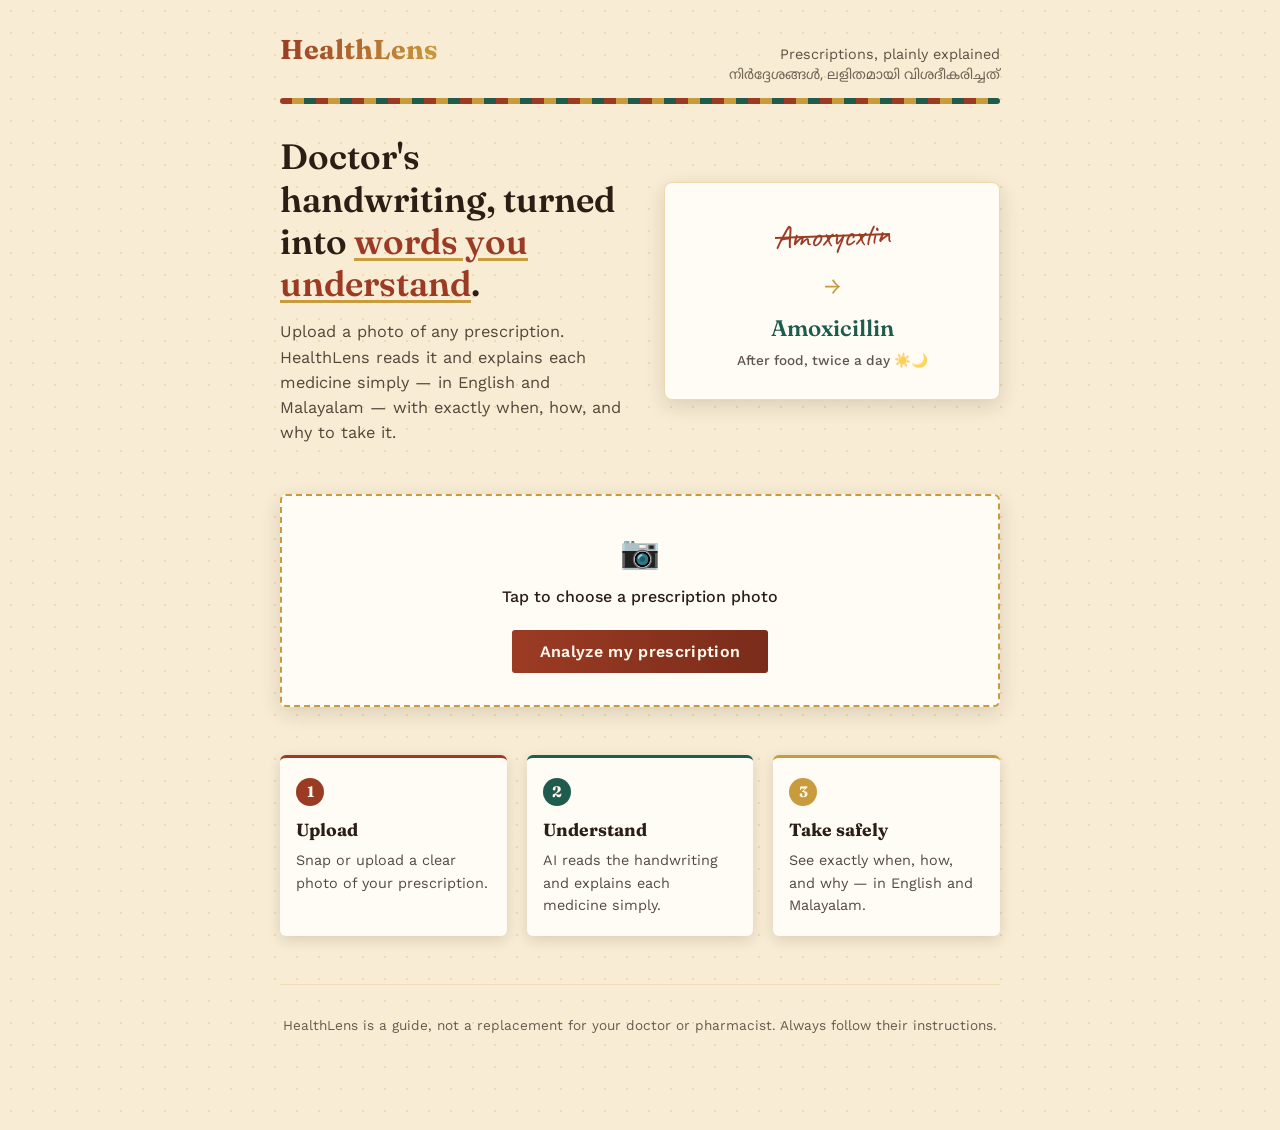
<file: templates/index.html>
<!DOCTYPE html>
<html lang="en">
<head>
  <meta charset="UTF-8">
  <title>HealthLens — Prescriptions, plainly explained</title>
  <meta name="viewport" content="width=device-width, initial-scale=1">
  <link rel="stylesheet" href="/static/style.css">
</head>
<body>

  <header class="site-header">
    <div class="wordmark">HealthLens</div>
    <div class="tagline">
      <span class="en">Prescriptions, plainly explained</span>
      <span class="ml">നിർദ്ദേശങ്ങൾ, ലളിതമായി വിശദീകരിച്ചത്</span>
    </div>
  </header>
  <div class="mural-border"></div>

  <section class="hero">
    <div class="hero-text">
      <h1>Doctor's handwriting, turned into <span class="highlight">words you understand</span>.</h1>
      <p class="hero-sub">Upload a photo of any prescription. HealthLens reads it and explains each medicine simply — in English and Malayalam — with exactly when, how, and why to take it.</p>
    </div>
    <div class="scrawl-demo" aria-hidden="true">
      <span class="scrawl">Amoxycxlin</span>
      <span class="arrow">→</span>
      <span class="clear">Amoxicillin<br><small>After food, twice a day ☀️🌙</small></span>
    </div>
  </section>

  <section class="upload-card">
    <form action="/analyze" method="post" enctype="multipart/form-data"
          onsubmit="document.getElementById('loading').style.display='block'; document.getElementById('submitBtn').disabled=true;">
      <label for="prescription" class="upload-label">
        <span class="upload-icon">📷</span>
        <span class="upload-text">Tap to choose a prescription photo</span>
      </label>
      <input type="file" id="prescription" name="prescription" accept="image/*" required>
      <button type="submit" id="submitBtn">Analyze my prescription</button>
    </form>
    <p id="loading" style="display:none;">Analyzing your prescription… this can take up to 30 seconds.</p>
  </section>

  <section class="steps">
    <div class="step">
      <span class="step-num">1</span>
      <h3>Upload</h3>
      <p>Snap or upload a clear photo of your prescription.</p>
    </div>
    <div class="step">
      <span class="step-num">2</span>
      <h3>Understand</h3>
      <p>AI reads the handwriting and explains each medicine simply.</p>
    </div>
    <div class="step">
      <span class="step-num">3</span>
      <h3>Take safely</h3>
      <p>See exactly when, how, and why — in English and Malayalam.</p>
    </div>
  </section>

  <footer class="site-footer">
    <p>HealthLens is a guide, not a replacement for your doctor or pharmacist. Always follow their instructions.</p>
  </footer>

  <script>
    document.getElementById('prescription').addEventListener('change', function (e) {
      const label = document.querySelector('.upload-text');
      if (e.target.files.length > 0) {
        label.textContent = e.target.files[0].name;
      }
    });
  </script>

</body>
</html>
</file>
<file: static/style.css>
@import url('https://fonts.googleapis.com/css2?family=Caveat:wght@600;700&family=Fraunces:opsz,wght@9..144,400;9..144,600;9..144,700&family=Work+Sans:wght@400;500;600&family=Noto+Sans+Malayalam:wght@400;600&display=swap');

:root {
  --paper: #f8ecd4;
  --paper-dark: #efd9ab;
  --ink: #2b1e14;
  --oxide: #9c3b24;
  --oxide-dark: #7a2c1a;
  --mural-green: #1f5c4e;
  --gold: #c89b3c;
  --card: #fffcf6;
  --shadow: rgba(43, 30, 20, 0.14);
}

* { box-sizing: border-box; }

body {
  font-family: 'Work Sans', 'Noto Sans Malayalam', sans-serif;
  background: var(--paper);
  background-image: radial-gradient(var(--paper-dark) 1px, transparent 1px);
  background-size: 22px 22px;
  color: var(--ink);
  max-width: 760px;
  margin: 0 auto;
  padding: 28px 20px 80px;
  line-height: 1.55;
}

a { color: var(--mural-green); font-weight: 600; text-decoration: none; border-bottom: 2px solid var(--gold); }
a:hover { color: var(--oxide); }

.site-header { display: flex; align-items: baseline; justify-content: space-between; flex-wrap: wrap; gap: 6px; }
.wordmark {
  font-family: 'Fraunces', serif; font-weight: 700; font-size: 1.7rem;
  background: linear-gradient(90deg, var(--oxide), var(--gold));
  -webkit-background-clip: text; background-clip: text; color: transparent;
}
.tagline { text-align: right; }
.tagline .en { display: block; font-size: 0.9rem; opacity: 0.75; }
.tagline .ml { display: block; font-family: 'Noto Sans Malayalam', sans-serif; font-size: 0.85rem; opacity: 0.65; }

.mural-border {
  height: 6px; border-radius: 3px; margin: 12px 0 32px;
  background: repeating-linear-gradient(90deg, var(--oxide) 0 12px, var(--gold) 12px 24px, var(--mural-green) 24px 36px);
}

.hero { display: flex; align-items: center; gap: 32px; margin: 0 0 48px; }
.hero-text { flex: 1.2; }
.hero-text h1 { font-family: 'Fraunces', serif; font-weight: 600; font-size: 2.2rem; line-height: 1.2; color: var(--ink); margin: 0 0 14px; }
.highlight { color: var(--oxide); text-decoration: underline; text-decoration-color: var(--gold); text-decoration-thickness: 3px; text-underline-offset: 4px; }
.hero-sub { font-size: 1.02rem; opacity: 0.8; max-width: 46ch; margin: 0; }

.scrawl-demo {
  flex: 1; background: var(--card); border: 1px solid var(--paper-dark); border-radius: 8px;
  padding: 28px 20px; text-align: center; box-shadow: 0 6px 20px var(--shadow);
  display: flex; flex-direction: column; align-items: center; gap: 8px;
}
.scrawl { font-family: 'Caveat', cursive; font-size: 2rem; color: var(--oxide); text-decoration: line-through; text-decoration-thickness: 2px; transform: rotate(-2deg); }
.arrow { font-size: 1.4rem; color: var(--gold); }
.clear { font-family: 'Fraunces', serif; font-weight: 600; font-size: 1.4rem; color: var(--mural-green); }
.clear small { display: block; font-family: 'Work Sans', sans-serif; font-weight: 500; font-size: 0.85rem; color: var(--ink); opacity: 0.75; margin-top: 4px; }

.upload-card { background: var(--card); border: 2px dashed var(--gold); border-radius: 6px; padding: 32px 24px; text-align: center; box-shadow: 0 6px 20px var(--shadow); }
.upload-label { display: flex; flex-direction: column; align-items: center; gap: 8px; cursor: pointer; margin-bottom: 20px; font-weight: 500; }
.upload-icon { font-size: 2rem; }
.upload-card input[type=file] { position: absolute; width: 1px; height: 1px; padding: 0; margin: -1px; overflow: hidden; clip: rect(0,0,0,0); white-space: nowrap; border: 0; }

button {
  background: linear-gradient(90deg, var(--oxide), var(--oxide-dark));
  color: #fff8ec; border: none; padding: 12px 28px; border-radius: 3px; cursor: pointer;
  font-family: 'Work Sans', sans-serif; font-weight: 600; font-size: 1rem; letter-spacing: 0.02em;
  transition: transform 0.15s ease, box-shadow 0.15s ease;
}
button:hover { transform: translateY(-1px); box-shadow: 0 4px 14px var(--shadow); }
button:focus-visible { outline: 3px solid var(--mural-green); outline-offset: 2px; }
button:disabled { opacity: 0.6; cursor: not-allowed; transform: none; }

#loading { margin-top: 16px; font-style: italic; color: var(--mural-green); }

.steps { display: grid; grid-template-columns: repeat(3, 1fr); gap: 20px; margin: 48px 0; }
.step { background: var(--card); border-radius: 6px; padding: 20px 16px; box-shadow: 0 4px 14px var(--shadow); border-top: 3px solid var(--mural-green); }
.step:nth-child(1) { border-top-color: var(--oxide); }
.step:nth-child(2) { border-top-color: var(--mural-green); }
.step:nth-child(3) { border-top-color: var(--gold); }
.step-num { display: inline-flex; align-items: center; justify-content: center; width: 28px; height: 28px; border-radius: 50%; background: var(--oxide); color: #fff8ec; font-family: 'Fraunces', serif; font-weight: 700; font-size: 0.95rem; margin-bottom: 10px; }
.step:nth-child(2) .step-num { background: var(--mural-green); }
.step:nth-child(3) .step-num { background: var(--gold); }
.step h3 { font-family: 'Fraunces', serif; margin: 0 0 6px; color: var(--ink); font-size: 1.1rem; }
.step p { margin: 0; font-size: 0.9rem; opacity: 0.8; }

.site-footer { margin-top: 48px; padding-top: 16px; border-top: 1px solid var(--paper-dark); font-size: 0.85rem; opacity: 0.7; text-align: center; }

h1 { font-family: 'Fraunces', serif; font-weight: 600; font-size: 2.2rem; color: var(--oxide); margin: 0 0 4px; }

.med-card {
  --accent: var(--mural-green);
  position: relative; background: var(--card); border-radius: 6px;
  padding: 20px 22px 20px 34px; margin: 20px 0;
  box-shadow: 0 6px 18px var(--shadow);
  border-top: 5px solid var(--accent);
  animation: riseIn 0.4s ease both;
}
.med-card::before {
  content: ""; position: absolute; left: -1px; top: 5px; bottom: 0; width: 16px;
  background-image: radial-gradient(circle at 0 50%, var(--paper) 7px, transparent 7.5px);
  background-size: 16px 22px; background-repeat: repeat-y;
}
.med-card h2 { font-family: 'Fraunces', serif; font-weight: 600; font-size: 1.35rem; margin: 0 0 10px; color: var(--oxide); }
.med-card p { margin: 6px 0; }
.med-card b { color: var(--mural-green); }
.med-card .story { background: #eaf3ef; border-left: 3px solid var(--mural-green); padding: 8px 10px; border-radius: 3px; margin: 10px 0; }
.med-card .importance { background: #fdf1e3; border-left: 3px solid var(--gold); padding: 8px 10px; border-radius: 3px; margin: 10px 0; }

.timing-badges { margin: 4px 0 12px; display: flex; flex-wrap: wrap; gap: 6px; }
.badge { display: inline-flex; align-items: center; gap: 4px; padding: 4px 12px; border-radius: 999px; font-size: 0.85rem; font-weight: 600; color: #fff; }
.badge-morning { background: #e8a33d; }
.badge-afternoon { background: #e86a33; }
.badge-evening { background: #b23a62; }
.badge-night { background: #33437a; }
.badge-default { background: var(--mural-green); }

.read-aloud-row { display: flex; flex-wrap: wrap; gap: 8px; margin: 4px 0 16px; }
.speak-btn {
  background: var(--mural-green);
  color: #fff8ec;
  border: none;
  padding: 8px 16px;
  border-radius: 999px;
  font-size: 0.85rem;
  font-weight: 600;
  cursor: pointer;
}
.speak-btn:hover { background: var(--oxide); }
@keyframes riseIn { from { opacity: 0; transform: translateY(6px); } to { opacity: 1; transform: translateY(0); } }
@media (prefers-reduced-motion: reduce) { .med-card { animation: none; } }

@media (max-width: 640px) {
  .hero { flex-direction: column; }
  .steps { grid-template-columns: 1fr; }
  .site-header { flex-direction: column; align-items: flex-start; }
  .tagline { text-align: left; }
}
@media (max-width: 480px) {
  .hero-text h1 { font-size: 1.8rem; }
  body { padding: 20px 16px 60px; }
}
</file>
